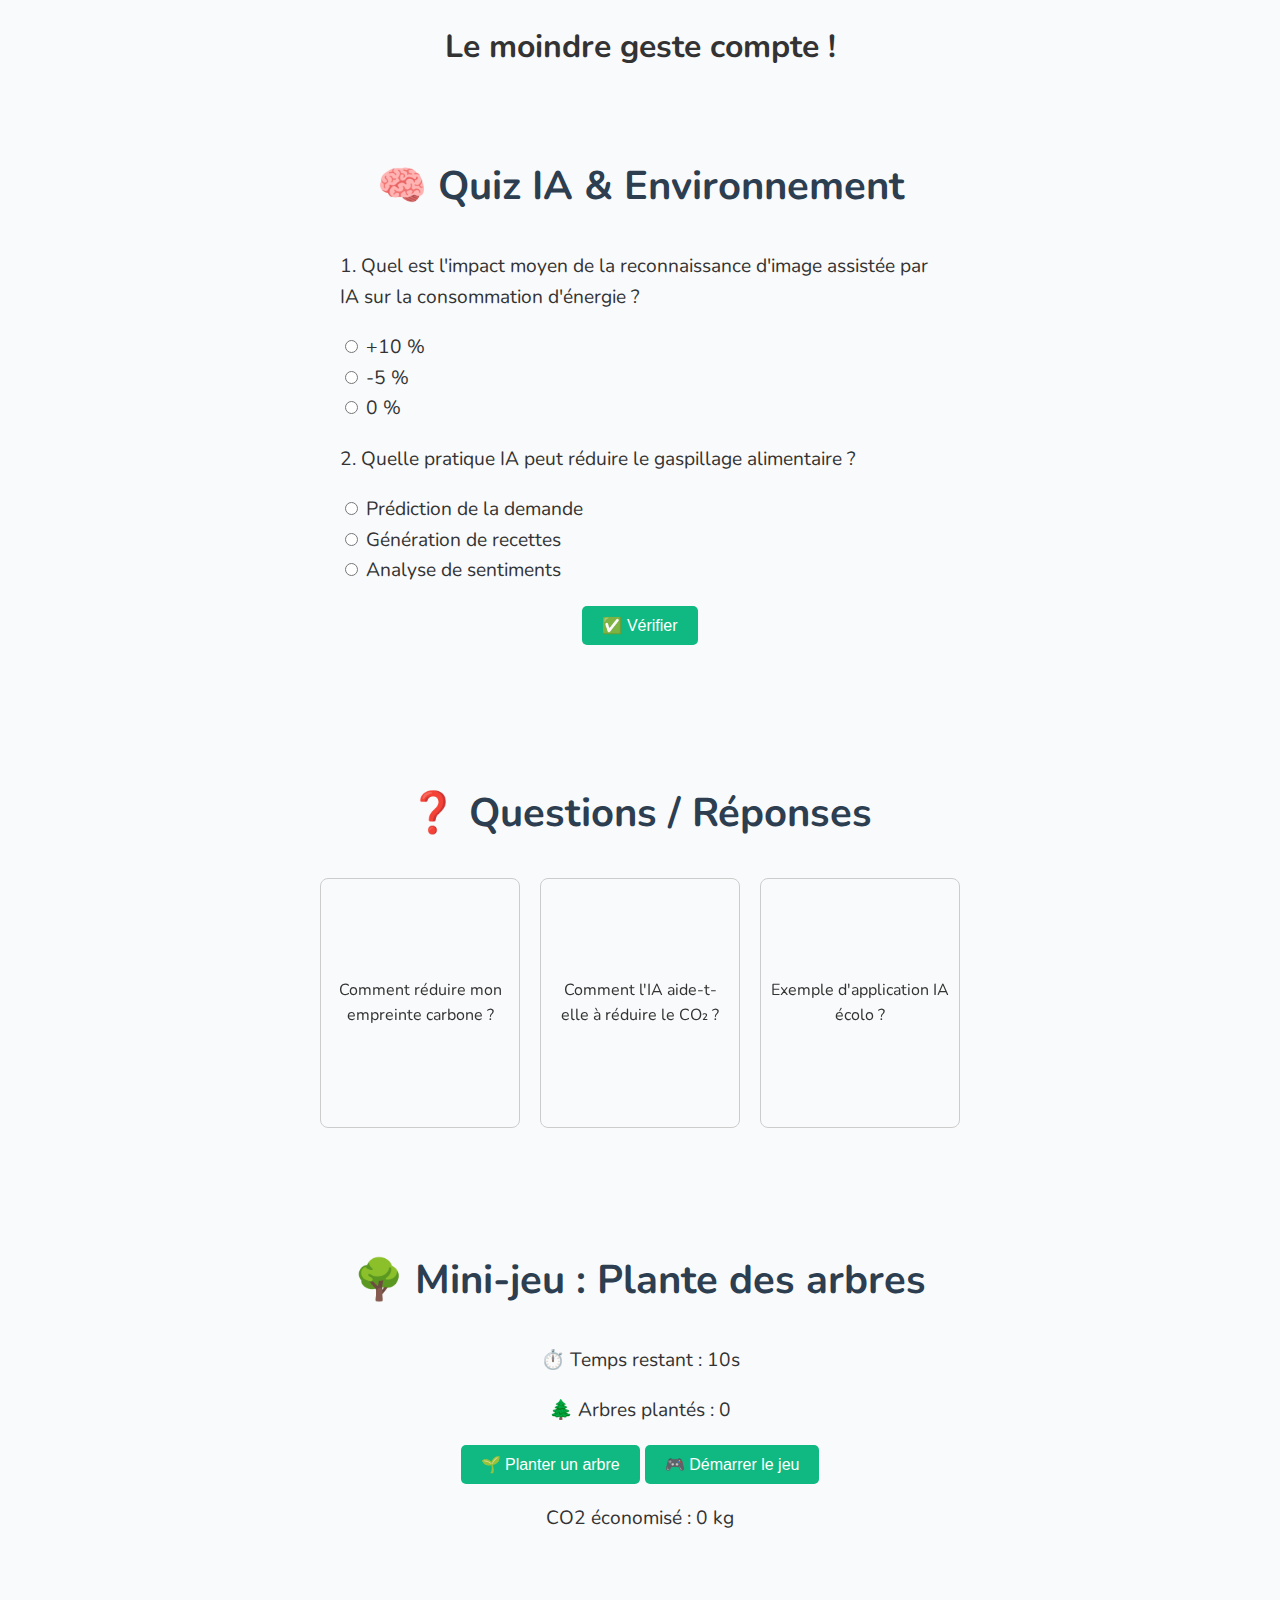
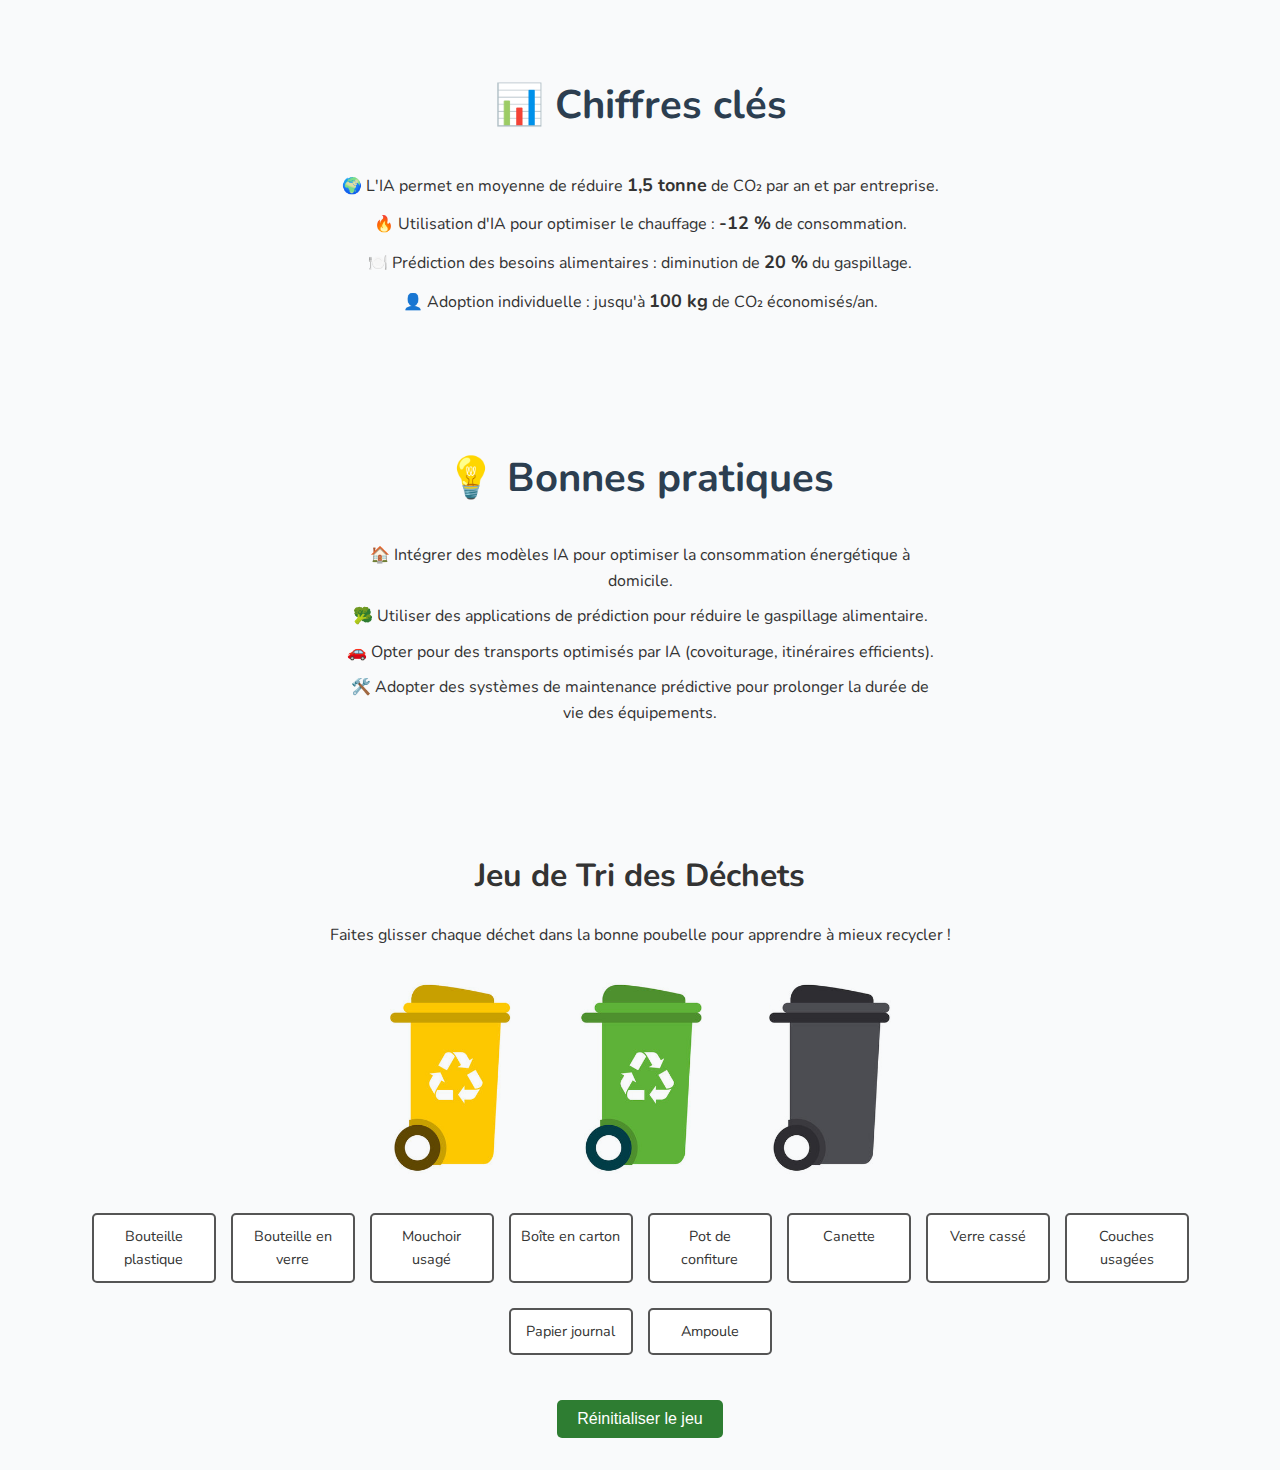
<file: index.html>
<!DOCTYPE html>
<html lang="fr">
<head>
    <meta charset="UTF-8">
    <meta name="viewport" content="width=device-width, initial-scale=1.0">
    <title>🌱 IA & Écologie 🌍</title>
    <link href="https://fonts.googleapis.com/css2?family=Nunito:wght@400;700&display=swap" rel="stylesheet">
    <link rel="stylesheet" href="style.css">
    <script src="script/game.js" defer></script>
    <script src="script/quiz2.js" defer></script>
    <style>
        body {
            margin: 0;
            font-family: 'Nunito', sans-serif;
            line-height: 1.6;
            background: #f9fafb;
            /* background: radial-gradient(circle,rgba(161, 255, 156, 0.45) 0%, rgba(87, 199, 133, 1) 63%, rgba(237, 221, 83, 1) 100%); */
            text-align: center;
        }
        .section {
            padding: 60px 20px;
            animation: fadeIn 1s ease-in;
        }
        @keyframes fadeIn {
            from { opacity: 0; transform: translateY(20px); }
            to { opacity: 1; transform: translateY(0); }
        }
        h2 {
            font-size: 2.5em;
            margin-top: 0;
            color: #2c3e50;
        }
        button {
            padding: 10px 20px;
            border: none;
            background-color: #10b981;
            color: white;
            border-radius: 5px;
            font-size: 1rem;
            cursor: pointer;
            transition: background-color 0.3s ease;
        }
        button:hover {
            background-color: #059669;
        }
        .question {
            margin-bottom: 20px;
            text-align: left;
            max-width: 600px;
            margin: 0 auto 20px;
        }
        .cards-container {
            display: flex;
            justify-content: center;
            gap: 20px;
            flex-wrap: wrap;
        }
        .card {
            perspective: 1000px;
            width: 200px;
        }
        .card-inner {
            position: relative;
            width: 100%;
            height: 250px;
            text-align: center;
            transition: transform 0.6s;
            transform-style: preserve-3d;
            cursor: pointer;
        }
        .card-inner.flipped {
            transform: rotateY(180deg);
        }
        .card-front, .card-back {
            position: absolute;
            width: 100%;
            height: 100%;
            backface-visibility: hidden;
            display: flex;
            align-items: center;
            justify-content: center;
            border: 1px solid #ccc;
            border-radius: 8px;
            padding: 10px;
            box-sizing: border-box;
        }
        .card-back {
            transform: rotateY(180deg);
            background: #fff;
        }
        #game-area {
            text-align: center;
            font-size: 1.2rem;
        }
        .stats-list, .practices-list {
            list-style: none;
            padding: 0;
            max-width: 600px;
            margin: 0 auto;
        }
        .stats-list li, .practices-list li {
            margin-bottom: 10px;
        }
    </style>
</head>
<body>

    <h1>Le moindre geste compte !</h1>

    <section id="quiz" class="section">
        <h2>🧠 Quiz IA & Environnement</h2>
        <div class="question">
            <p>1. Quel est l'impact moyen de la reconnaissance d'image assistée par IA sur la consommation d'énergie ?</p>
            <label><input type="radio" name="q1" value="a"> +10 %</label><br>
            <label><input type="radio" name="q1" value="b"> -5 %</label><br>
            <label><input type="radio" name="q1" value="c"> 0 %</label><br>
        </div>
        <div class="question">
            <p>2. Quelle pratique IA peut réduire le gaspillage alimentaire ?</p>
            <label><input type="radio" name="q2" value="a"> Prédiction de la demande</label><br>
            <label><input type="radio" name="q2" value="b"> Génération de recettes</label><br>
            <label><input type="radio" name="q2" value="c"> Analyse de sentiments</label><br>
        </div>
        <button onclick="checkQuiz()">✅ Vérifier</button>
        <p id="quiz-result"></p>
    </section>

    <section id="flip-cards" class="section">
        <h2>❓ Questions / Réponses</h2>
        <div class="cards-container">
            <div class="card" onclick="flip(this)">
                <div class="card-inner">
                    <div class="card-front">Comment réduire mon empreinte carbone ?</div>
                    <div class="card-back">En utilisant les transports en commun, en mangeant moins de viande, en recyclant, et en réduisant votre consommation d'énergie.</div>
                </div>
            </div>
            <div class="card" onclick="flip(this)">
                <div class="card-inner">
                    <div class="card-front">Comment l'IA aide-t-elle à réduire le CO₂ ?</div>
                    <div class="card-back">Optimisation des transports et de la consommation énergétique.</div>
                </div>
            </div>
            <div class="card" onclick="flip(this)">
                <div class="card-inner">
                    <div class="card-front">Exemple d'application IA écolo ?</div>
                    <div class="card-back">Application de suivi des déchets et prédiction de collecte.</div>
                </div>
            </div>
        </div>
    </section>

    <section id="mini-game" class="section">
        <h2>🌳 Mini-jeu : Plante des arbres</h2>
        <div id="game-area">
            <p>⏱️ Temps restant : <span id="timer">10</span>s</p>
            <p>🌲 Arbres plantés : <span id="score">0</span></p>
            <button id="tree-btn" onclick="plantTree()" disabled>🌱 Planter un arbre</button>
            <button onclick="startGame()">🎮 Démarrer le jeu</button>
            <p>CO2 économisé : <span id="co2-saved">0 kg</span></p>
        </div>
    </section>

    <section id="stats" class="section">
        <h2>📊 Chiffres clés</h2>
        <ul class="stats-list">
            <li>🌍 L'IA permet en moyenne de réduire <strong style="font-size: large;">1,5 tonne</strong> de CO₂ par an et par entreprise.</li>
            <li>🔥 Utilisation d'IA pour optimiser le chauffage : <strong style="font-size: large;">-12 %</strong> de consommation.</li>
            <li>🍽️ Prédiction des besoins alimentaires : diminution de <strong style="font-size: large;">20 %</strong> du gaspillage.</li>
            <li>👤 Adoption individuelle : jusqu'à <strong style="font-size: large;">100 kg</strong> de CO₂ économisés/an.</li>
        </ul>
    </section>

    <section id="practices" class="section">
        <h2>💡 Bonnes pratiques</h2>
        <ul class="practices-list">
            <li>🏠 Intégrer des modèles IA pour optimiser la consommation énergétique à domicile.</li>
            <li>🥦 Utiliser des applications de prédiction pour réduire le gaspillage alimentaire.</li>
            <li>🚗 Opter pour des transports optimisés par IA (covoiturage, itinéraires efficients).</li>
            <li>🛠️ Adopter des systèmes de maintenance prédictive pour prolonger la durée de vie des équipements.</li>
        </ul>
    </section>
    <section id="game">
        <h1>Jeu de Tri des Déchets</h1>
  <p>Faites glisser chaque déchet dans la bonne poubelle pour apprendre à mieux recycler !</p>

  <div class="container">
    <div class="bin" data-type="recyclable" ondrop="drop(event)" ondragover="allowDrop(event)">
      <div class="bin-content"></div>
    </div>
    <div class="bin" data-type="verre" ondrop="drop(event)" ondragover="allowDrop(event)">
      <div class="bin-content"></div>
    </div>
    <div class="bin" data-type="ordures" ondrop="drop(event)" ondragover="allowDrop(event)">
      <div class="bin-content"></div>
    </div>
  </div>

  <div class="items" id="itemsContainer"></div>

  <button id="resetBtn" onclick="resetGame()">Réinitialiser le jeu</button>

  <audio id="sound-verre" src="sounds/verre.mp3"></audio>
  <audio id="sound-ordures" src="sounds/poubelle.mp3"></audio>
  <audio id="sound-recyclable" src="sounds/papier.mp3"></audio>
  </section>

    <script>
        function checkQuiz() {
            let score = 0;
            const answers = { q1: 'b', q2: 'a' };
            for (let q in answers) {
                const selected = document.querySelector(`input[name="${q}"]:checked`);
                if (selected && selected.value === answers[q]) score++;
            }
            document.getElementById('quiz-result').textContent = `🎉 Résultat : ${score}/2`;
        }

        function flip(card) {
            const inner = card.querySelector('.card-inner');
            inner.classList.toggle('flipped');
        }

        let timerId, time, score;
        const co2PerTreePerYear = 22; // kg de CO2 absorbé par un arbre par an

        function startGame() {
            time = 10;
            score = 0;
            document.getElementById('timer').textContent = time;
            document.getElementById('score').textContent = score;
            document.getElementById('co2-saved').textContent = '0 kg';
            document.getElementById('tree-btn').disabled = false;
            clearInterval(timerId);
            timerId = setInterval(() => {
                time--;
                document.getElementById('timer').textContent = time;
                if (time <= 0) {
                    clearInterval(timerId);
                    document.getElementById('tree-btn').disabled = true;
                }
            }, 1000);
        }

        function plantTree() {
            score++;
            document.getElementById('score').textContent = score;
            // Calculer le CO2 économisé
            const co2Saved = score * co2PerTreePerYear;
            document.getElementById('co2-saved').textContent = `${co2Saved} kg`;
        }
    </script>

</body>
</html>
</file>
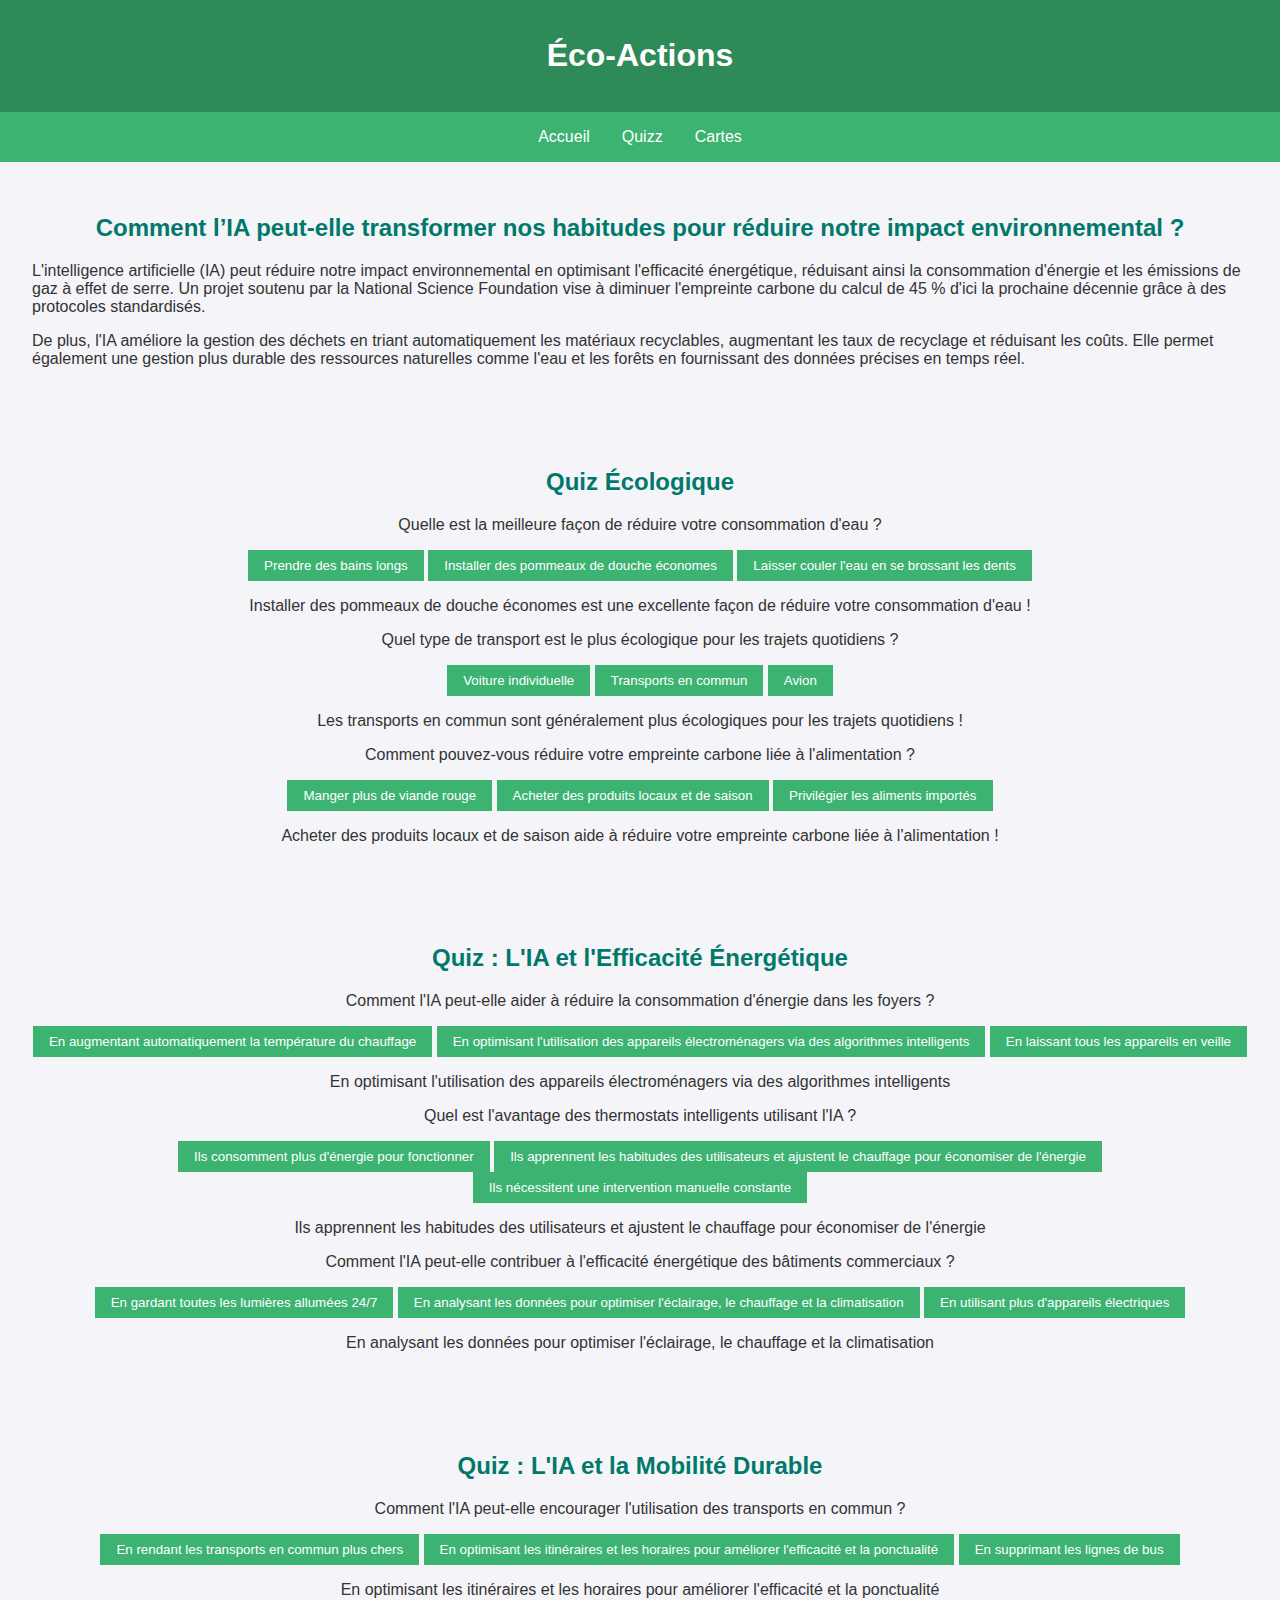
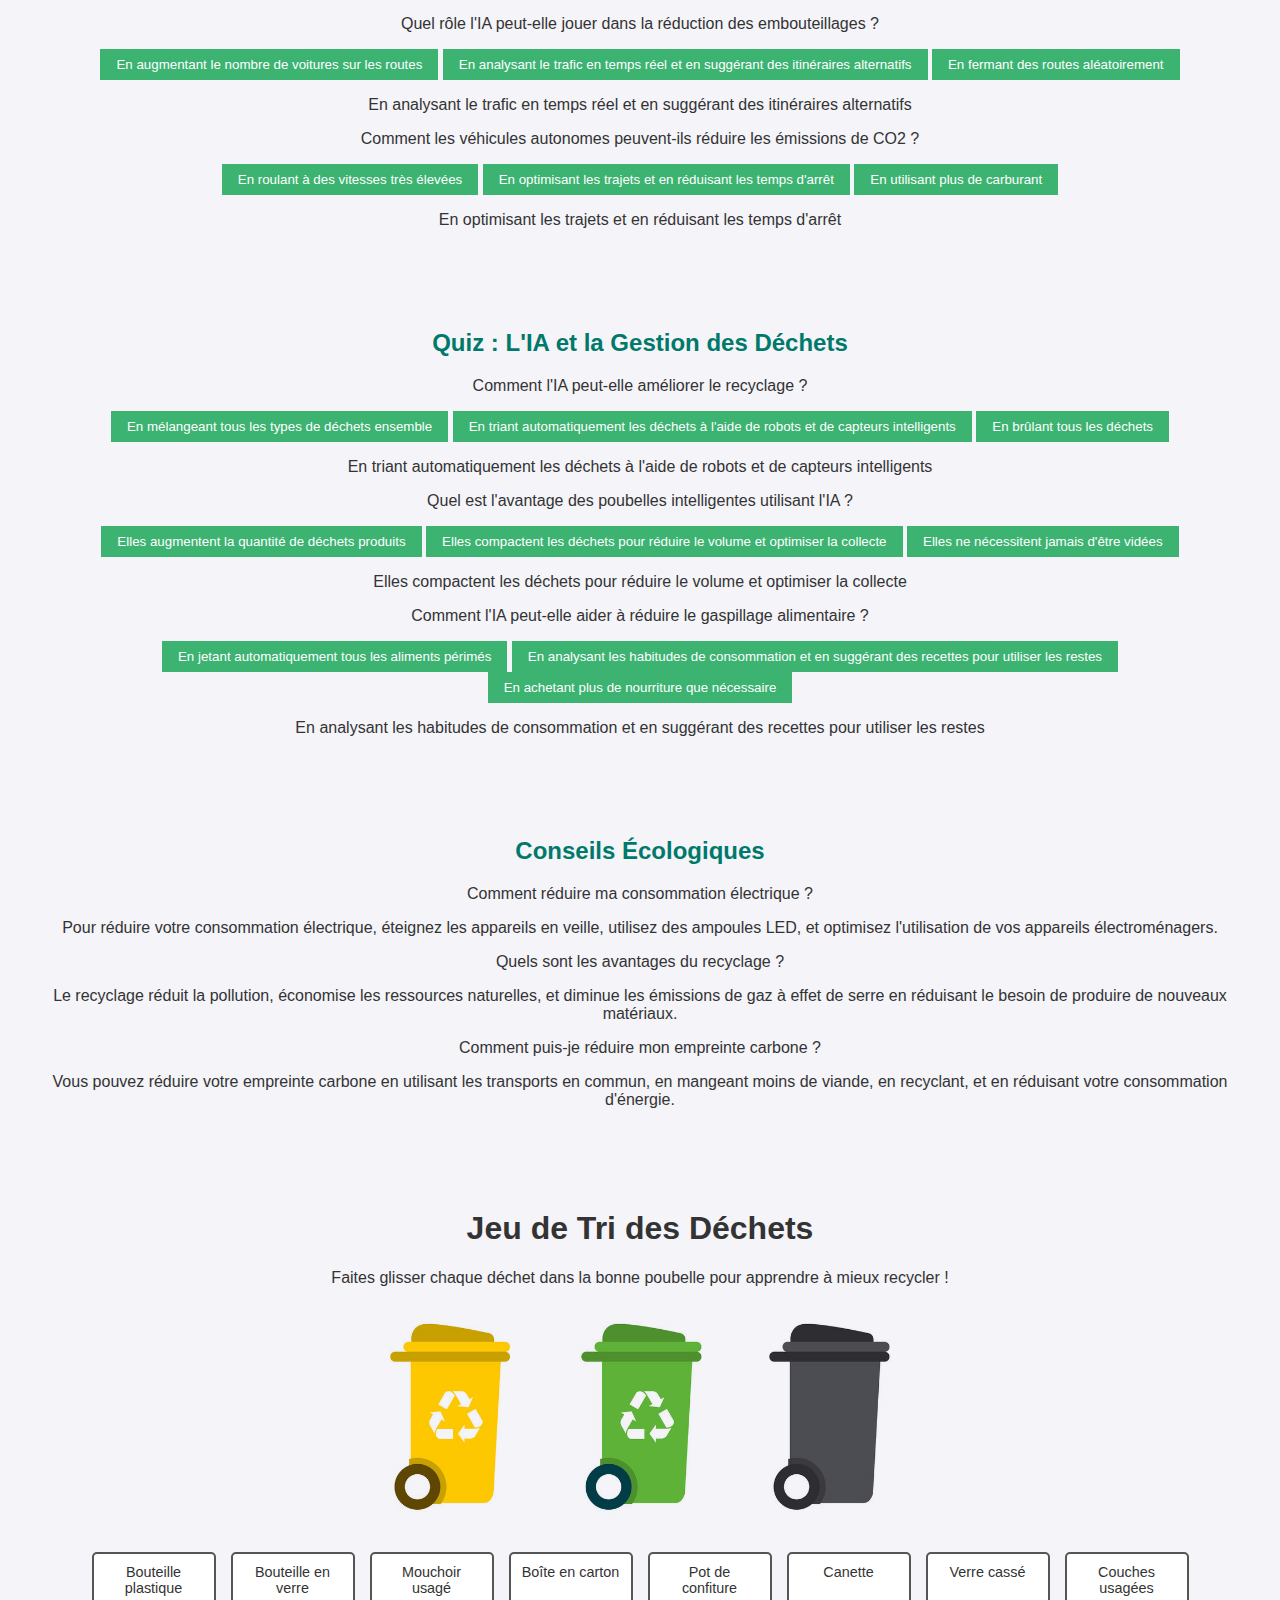
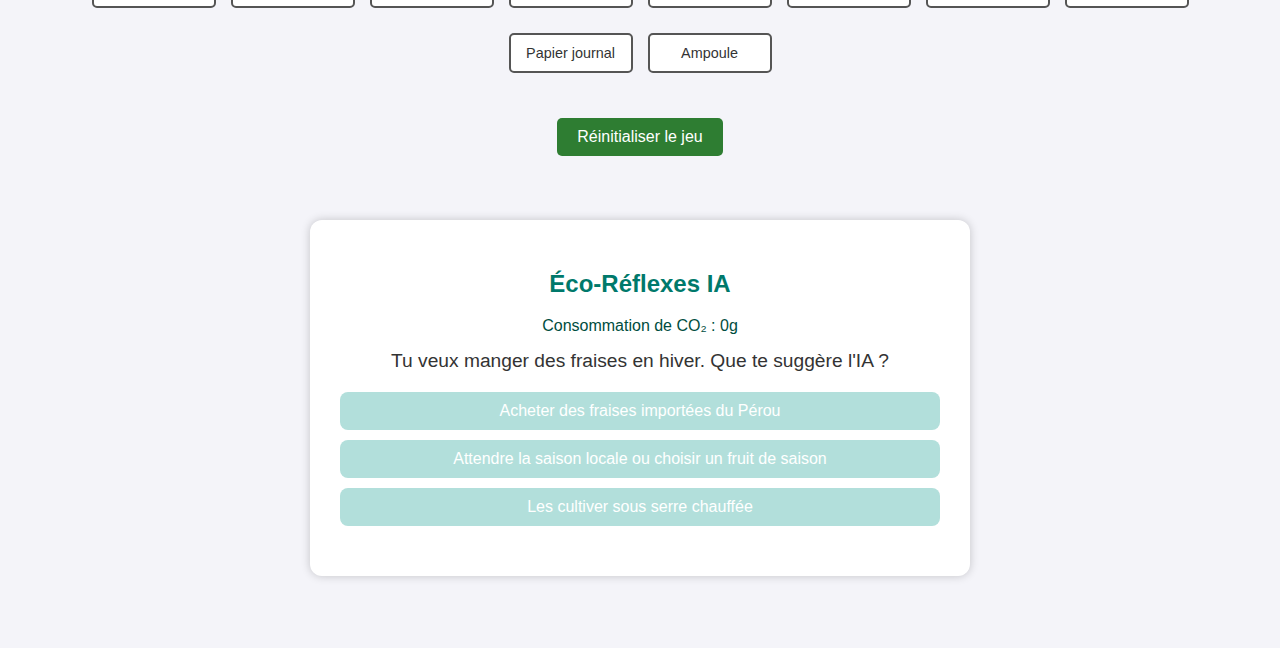
<file: index_old.html>
<!DOCTYPE html>
<html lang="fr">
<head>
    <meta charset="UTF-8">
    <meta name="viewport" content="width=device-width, initial-scale=1.0">
    <title>Hackathon Ynov 2025</title>
    <link rel="stylesheet" href="style.css">
    <script src="script/game.js" defer></script>
    <script src="script/quiz2.js" defer></script>
</head>
<body>
    <header>
        <h1>Éco-Actions</h1>
    </header>

    <nav>
        <a href="#home">Accueil</a>
        <a href="#interactive-quiz">Quizz</a>
        <a href="#cards">Cartes</a>
    </nav>

    <section id="home">
        <h2>Comment l’IA peut-elle transformer nos habitudes pour réduire notre impact environnemental ?</h2>
        <p style="text-align: start;">
            L'intelligence artificielle (IA) peut réduire notre impact environnemental en optimisant l'efficacité énergétique, réduisant ainsi la consommation d'énergie et les émissions de gaz à effet de serre. Un projet soutenu par la National Science Foundation vise à diminuer l'empreinte carbone du calcul de 45 % d'ici la prochaine décennie grâce à des protocoles standardisés.
        </p>
        <p style="text-align: start;">
De plus, l'IA améliore la gestion des déchets en triant automatiquement les matériaux recyclables, augmentant les taux de recyclage et réduisant les coûts. Elle permet également une gestion plus durable des ressources naturelles comme l'eau et les forêts en fournissant des données précises en temps réel.
        </p>
    </section>

    <section id="interactive-quiz">
        <h2>Quiz Écologique</h2>
        <div class="quiz-container">
            <div class="quiz-question" id="question1">
                <p>Quelle est la meilleure façon de réduire votre consommation d'eau ?</p>
                <div class="quiz-options">
                    <button class="quiz-option" onclick="showFeedback('feedback1')">Prendre des bains longs</button>
                    <button class="quiz-option" onclick="showFeedback('feedback1')">Installer des pommeaux de douche économes</button>
                    <button class="quiz-option" onclick="showFeedback('feedback1')">Laisser couler l'eau en se brossant les dents</button>
                </div>
                <div class="feedback" id="feedback1">
                    <p>Installer des pommeaux de douche économes est une excellente façon de réduire votre consommation d'eau !</p>
                </div>
            </div>

            <div class="quiz-question" id="question2">
                <p>Quel type de transport est le plus écologique pour les trajets quotidiens ?</p>
                <div class="quiz-options">
                    <button class="quiz-option" onclick="showFeedback('feedback2')">Voiture individuelle</button>
                    <button class="quiz-option" onclick="showFeedback('feedback2')">Transports en commun</button>
                    <button class="quiz-option" onclick="showFeedback('feedback2')">Avion</button>
                </div>
                <div class="feedback" id="feedback2">
                    <p>Les transports en commun sont généralement plus écologiques pour les trajets quotidiens !</p>
                </div>
            </div>

            <div class="quiz-question" id="question3">
                <p>Comment pouvez-vous réduire votre empreinte carbone liée à l'alimentation ?</p>
                <div class="quiz-options">
                    <button class="quiz-option" onclick="showFeedback('feedback3')">Manger plus de viande rouge</button>
                    <button class="quiz-option" onclick="showFeedback('feedback3')">Acheter des produits locaux et de saison</button>
                    <button class="quiz-option" onclick="showFeedback('feedback3')">Privilégier les aliments importés</button>
                </div>
                <div class="feedback" id="feedback3">
                    <p>Acheter des produits locaux et de saison aide à réduire votre empreinte carbone liée à l'alimentation !</p>
                </div>
            </div>
        </div>
    </section>

    <section id="quiz-ia-efficacite-energetique">
    <h2>Quiz : L'IA et l'Efficacité Énergétique</h2>
    <div class="quiz-container">
        <div class="quiz-question" id="question1">
            <p>Comment l'IA peut-elle aider à réduire la consommation d'énergie dans les foyers ?</p>
            <div class="quiz-options">
                <button class="quiz-option" onclick="showFeedback('feedback1')">En augmentant automatiquement la température du chauffage</button>
                <button class="quiz-option" onclick="showFeedback('feedback1')">En optimisant l'utilisation des appareils électroménagers via des algorithmes intelligents</button>
                <button class="quiz-option" onclick="showFeedback('feedback1')">En laissant tous les appareils en veille</button>
            </div>
            <div class="feedback" id="feedback1">
                <p>En optimisant l'utilisation des appareils électroménagers via des algorithmes intelligents</p>
            </div>
        </div>

        <div class="quiz-question" id="question2">
            <p>Quel est l'avantage des thermostats intelligents utilisant l'IA ?</p>
            <div class="quiz-options">
                <button class="quiz-option" onclick="showFeedback('feedback2')">Ils consomment plus d'énergie pour fonctionner</button>
                <button class="quiz-option" onclick="showFeedback('feedback2')">Ils apprennent les habitudes des utilisateurs et ajustent le chauffage pour économiser de l'énergie</button>
                <button class="quiz-option" onclick="showFeedback('feedback2')">Ils nécessitent une intervention manuelle constante</button>
            </div>
            <div class="feedback" id="feedback2">
                <p>Ils apprennent les habitudes des utilisateurs et ajustent le chauffage pour économiser de l'énergie</p>
            </div>
        </div>

        <div class="quiz-question" id="question3">
            <p>Comment l'IA peut-elle contribuer à l'efficacité énergétique des bâtiments commerciaux ?</p>
            <div class="quiz-options">
                <button class="quiz-option" onclick="showFeedback('feedback3')">En gardant toutes les lumières allumées 24/7</button>
                <button class="quiz-option" onclick="showFeedback('feedback3')">En analysant les données pour optimiser l'éclairage, le chauffage et la climatisation</button>
                <button class="quiz-option" onclick="showFeedback('feedback3')">En utilisant plus d'appareils électriques</button>
            </div>
            <div class="feedback" id="feedback3">
                <p>En analysant les données pour optimiser l'éclairage, le chauffage et la climatisation</p>
            </div>
        </div>
    </div>
</section>

<section id="quiz-ia-mobilite-durable">
    <h2>Quiz : L'IA et la Mobilité Durable</h2>
    <div class="quiz-container">
        <div class="quiz-question" id="question4">
            <p>Comment l'IA peut-elle encourager l'utilisation des transports en commun ?</p>
            <div class="quiz-options">
                <button class="quiz-option" onclick="showFeedback('feedback4')">En rendant les transports en commun plus chers</button>
                <button class="quiz-option" onclick="showFeedback('feedback4')">En optimisant les itinéraires et les horaires pour améliorer l'efficacité et la ponctualité</button>
                <button class="quiz-option" onclick="showFeedback('feedback4')">En supprimant les lignes de bus</button>
            </div>
            <div class="feedback" id="feedback4">
                <p>En optimisant les itinéraires et les horaires pour améliorer l'efficacité et la ponctualité</p>
            </div>
        </div>

        <div class="quiz-question" id="question5">
            <p>Quel rôle l'IA peut-elle jouer dans la réduction des embouteillages ?</p>
            <div class="quiz-options">
                <button class="quiz-option" onclick="showFeedback('feedback5')">En augmentant le nombre de voitures sur les routes</button>
                <button class="quiz-option" onclick="showFeedback('feedback5')">En analysant le trafic en temps réel et en suggérant des itinéraires alternatifs</button>
                <button class="quiz-option" onclick="showFeedback('feedback5')">En fermant des routes aléatoirement</button>
            </div>
            <div class="feedback" id="feedback5">
                <p>En analysant le trafic en temps réel et en suggérant des itinéraires alternatifs</p>
            </div>
        </div>

        <div class="quiz-question" id="question6">
            <p>Comment les véhicules autonomes peuvent-ils réduire les émissions de CO2 ?</p>
            <div class="quiz-options">
                <button class="quiz-option" onclick="showFeedback('feedback6')">En roulant à des vitesses très élevées</button>
                <button class="quiz-option" onclick="showFeedback('feedback6')">En optimisant les trajets et en réduisant les temps d'arrêt</button>
                <button class="quiz-option" onclick="showFeedback('feedback6')">En utilisant plus de carburant</button>
            </div>
            <div class="feedback" id="feedback6">
                <p>En optimisant les trajets et en réduisant les temps d'arrêt</p>
            </div>
        </div>
    </div>
</section>

<section id="quiz-ia-gestion-dechets">
    <h2>Quiz : L'IA et la Gestion des Déchets</h2>
    <div class="quiz-container">
        <div class="quiz-question" id="question7">
            <p>Comment l'IA peut-elle améliorer le recyclage ?</p>
            <div class="quiz-options">
                <button class="quiz-option" onclick="showFeedback('feedback7')">En mélangeant tous les types de déchets ensemble</button>
                <button class="quiz-option" onclick="showFeedback('feedback7')">En triant automatiquement les déchets à l'aide de robots et de capteurs intelligents</button>
                <button class="quiz-option" onclick="showFeedback('feedback7')">En brûlant tous les déchets</button>
            </div>
            <div class="feedback" id="feedback7">
                <p>En triant automatiquement les déchets à l'aide de robots et de capteurs intelligents</p>
            </div>
        </div>

        <div class="quiz-question" id="question8">
            <p>Quel est l'avantage des poubelles intelligentes utilisant l'IA ?</p>
            <div class="quiz-options">
                <button class="quiz-option" onclick="showFeedback('feedback8')">Elles augmentent la quantité de déchets produits</button>
                <button class="quiz-option" onclick="showFeedback('feedback8')">Elles compactent les déchets pour réduire le volume et optimiser la collecte</button>
                <button class="quiz-option" onclick="showFeedback('feedback8')">Elles ne nécessitent jamais d'être vidées</button>
            </div>
            <div class="feedback" id="feedback8">
                <p>Elles compactent les déchets pour réduire le volume et optimiser la collecte</p>
            </div>
        </div>

        <div class="quiz-question" id="question9">
            <p>Comment l'IA peut-elle aider à réduire le gaspillage alimentaire ?</p>
            <div class="quiz-options">
                <button class="quiz-option" onclick="showFeedback('feedback9')">En jetant automatiquement tous les aliments périmés</button>
                <button class="quiz-option" onclick="showFeedback('feedback9')">En analysant les habitudes de consommation et en suggérant des recettes pour utiliser les restes</button>
                <button class="quiz-option" onclick="showFeedback('feedback9')">En achetant plus de nourriture que nécessaire</button>
            </div>
            <div class="feedback" id="feedback9">
                <p>En analysant les habitudes de consommation et en suggérant des recettes pour utiliser les restes</p>
            </div>
        </div>
    </div>
</section>

    <section id="cards">
        <h2>Conseils Écologiques</h2>
        <div class="card-container">
            <div class="card">
                <div class="card-inner">
                    <div class="card-front">
                        <p>Comment réduire ma consommation électrique ?</p>
                    </div>
                    <div class="card-back">
                        <p>Pour réduire votre consommation électrique, éteignez les appareils en veille, utilisez des ampoules LED, et optimisez l'utilisation de vos appareils électroménagers.</p>
                    </div>
                </div>
            </div>
            <div class="card">
                <div class="card-inner">
                    <div class="card-front">
                        <p>Quels sont les avantages du recyclage ?</p>
                    </div>
                    <div class="card-back">
                        <p>Le recyclage réduit la pollution, économise les ressources naturelles, et diminue les émissions de gaz à effet de serre en réduisant le besoin de produire de nouveaux matériaux.</p>
                    </div>
                </div>
            </div>
            <div class="card">
                <div class="card-inner">
                    <div class="card-front">
                        <p>Comment puis-je réduire mon empreinte carbone ?</p>
                    </div>
                    <div class="card-back">
                        <p>Vous pouvez réduire votre empreinte carbone en utilisant les transports en commun, en mangeant moins de viande, en recyclant, et en réduisant votre consommation d'énergie.</p>
                    </div>
                </div>
            </div>
        </div>
    </section>
    <section id="game">
        <h1>Jeu de Tri des Déchets</h1>
  <p>Faites glisser chaque déchet dans la bonne poubelle pour apprendre à mieux recycler !</p>

  <div class="container">
    <div class="bin" data-type="recyclable" ondrop="drop(event)" ondragover="allowDrop(event)">
      <div class="bin-content"></div>
    </div>
    <div class="bin" data-type="verre" ondrop="drop(event)" ondragover="allowDrop(event)">
      <div class="bin-content"></div>
    </div>
    <div class="bin" data-type="ordures" ondrop="drop(event)" ondragover="allowDrop(event)">
      <div class="bin-content"></div>
    </div>
  </div>

  <div class="items" id="itemsContainer"></div>

  <button id="resetBtn" onclick="resetGame()">Réinitialiser le jeu</button>

  <audio id="sound-verre" src="sounds/verre.mp3"></audio>
  <audio id="sound-ordures" src="sounds/poubelle.mp3"></audio>
  <audio id="sound-recyclable" src="sounds/papier.mp3"></audio>
  </section>

  <section id="quiz2">
    <div id="quiz2-container">
        <h2>Éco-Réflexes IA</h2>
        <div id="score-display">Consommation de CO₂ : 0g</div>
            <div id="2">
            <div class="question" id="question">Chargement...</div>
            <div class="choices" id="choices"></div>
            <div id="result"></div>
            <button id="next-btn" style="display: none;" onclick="nextQuestion()">Question suivante</button>
            <div id="final-result"></div>
            <button id="retry-btn" style="display: none;" onclick="restartQuiz()">Rejouer</button>
        </div>
    </div>
  </section>
</body>
</html>
</file>
<file: style.css>
body {
    font-family: Arial, sans-serif;
    margin: 0;
    padding: 0;
    background-color: #f4f4f9;
    color: #333;
    scroll-behavior: smooth;
}
header {
    background-color: #2e8b57;
    color: white;
    padding: 1rem 0;
    text-align: center;
}
nav {
    display: flex;
    justify-content: center;
    background-color: #3cb371;
}
nav a {
    color: white;
    padding: 1rem;
    text-decoration: none;
}
nav a:hover {
    background-color: #2e8b57;
}
section {
    padding: 2rem;
    text-align: center;
}
.quiz2-container {
    display: none;
}
.quiz2-question {
    margin-bottom: 1rem;
}
button {
    background-color: #3cb371;
    color: white;
    border: none;
    padding: 0.5rem 1rem;
    cursor: pointer;
}
button:hover {
    background-color: #2e8b57;
}
footer {
    text-align: center;
    padding: 0.5rem 0;
    background-color: #2e8b57;
    color: white;
    position: fixed;
    width: 100%;
    bottom: 0;
}

.container {
      display: flex;
      justify-content: center;
      gap: 40px;
      margin-top: 30px;
      flex-wrap: wrap;
    }

    .bin {
      width: 150px;
      height: 200px;
      position: relative;
      background-size: contain;
      background-repeat: no-repeat;
      background-position: top center;
      display: flex;
      flex-direction: column;
      align-items: center;
      overflow: hidden;
      border: none;
      flex-shrink: 0;
    }

.bin[data-type="recyclable"] {
    background-image: url('images/papier.png');
}

.bin[data-type="verre"] {
    background-image: url('images/verre.png');
}

.bin[data-type="ordures"] {
    background-image: url('images/poubelle.png');
}

    .bin-content {
      flex: 1;
      width: 100%;
      display: flex;
      flex-direction: column;
      align-items: center;
      overflow-y: auto;
      scrollbar-width: none;
      -ms-overflow-style: none;
      max-height: 60px;
    }

.bin-content::-webkit-scrollbar {
    display: none;
}

    .item {
      width: 100px;
      margin: 5px 0;
      padding: 10px;
      background-color: white;
      border: 2px solid #555;
      border-radius: 5px;
      cursor: grab;
      user-select: none;
      font-size: 0.9rem;
    }

    .items {
      display: flex;
      justify-content: center;
      gap: 15px;
      flex-wrap: wrap;
      margin-top: 30px;
      max-width: 100%;
      overflow-x: auto;
      padding-bottom: 10px;
      scrollbar-width: none;
      -ms-overflow-style: none;
    }

    .items::-webkit-scrollbar {
      display: none;
    }

    #resetBtn {
      margin-top: 30px;
      padding: 10px 20px;
      background-color: #2e7d32;
      color: white;
      border: none;
      border-radius: 5px;
      cursor: pointer;
      font-size: 16px;
    }

    /* Responsive styles */
    @media (max-width: 700px) {
      .container {
        gap: 20px;
      }

      .bin {
        width: 120px;
        height: 160px;
        padding-top: 80px;
      }

      .item {
        width: 90px;
        font-size: 0.8rem;
        padding: 8px;
      }

      #resetBtn {
        width: 100%;
        font-size: 18px;
      }
    }

    @media (max-width: 400px) {
      h1 {
        font-size: 1.4rem;
      }
      p {
        font-size: 0.9rem;
      }
      .bin {
        width: 100px;
        height: 140px;
        padding-top: 70px;
      }
      .item {
        width: 80px;
        font-size: 0.75rem;
        padding: 7px;
      }
    }
    #quiz2 {
      display: flex;
      justify-content: center;
    }
    #quiz2-container {
      background: #ffffff;
      border-radius: 12px;
      box-shadow: 0 0 10px rgba(0,0,0,0.2);
      padding: 30px;
      width: 90%;
      max-width: 600px;
      text-align: center;
      margin-bottom: 40px;
    }
    h2 {
      color: #00796b;
    }
    .question {
      margin-bottom: 20px;
      font-size: 1.2em;
    }
    .choices button {
      display: block;
      width: 100%;
      margin: 10px 0;
      padding: 10px;
      font-size: 1em;
      border-radius: 8px;
      border: none;
      cursor: pointer;
      background-color: #b2dfdb;
      transition: background-color 0.3s;
    }
    .choices button:hover {
      background-color: #80cbc4;
    }
    #result {
      margin-top: 20px;
      font-weight: bold;
    }
    #score-display {
      margin-bottom: 15px;
      font-size: 1em;
      color: #004d40;
    }
    #final-result {
      margin-top: 20px;
      font-size: 1.1em;
      font-weight: bold;
    }
    #retry-btn, #next-btn {
      margin-top: 20px;
      padding: 10px 20px;
      background-color: #00796b;
      color: white;
      border: none;
      border-radius: 8px;
      cursor: pointer;
    }
    #retry-btn:hover, #next-btn:hover {
      background-color: #004d40;
    }
</file>
